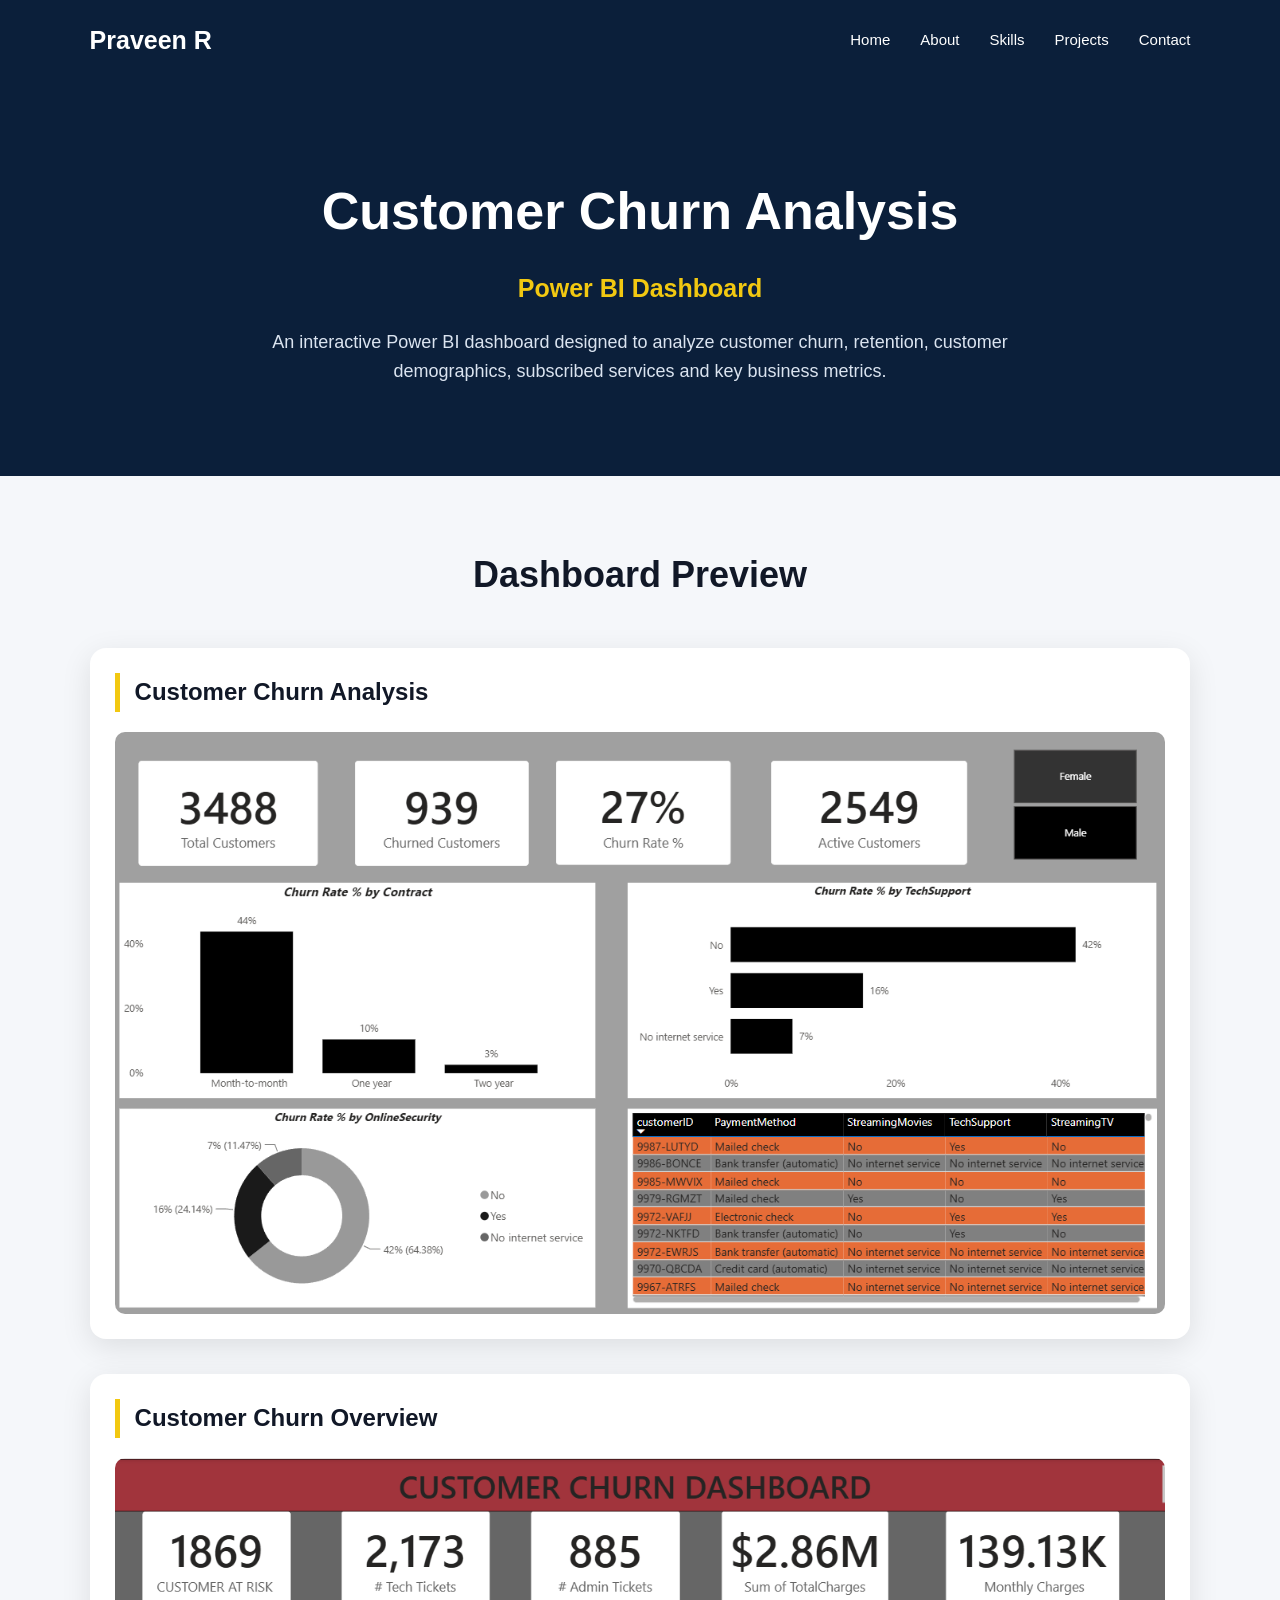
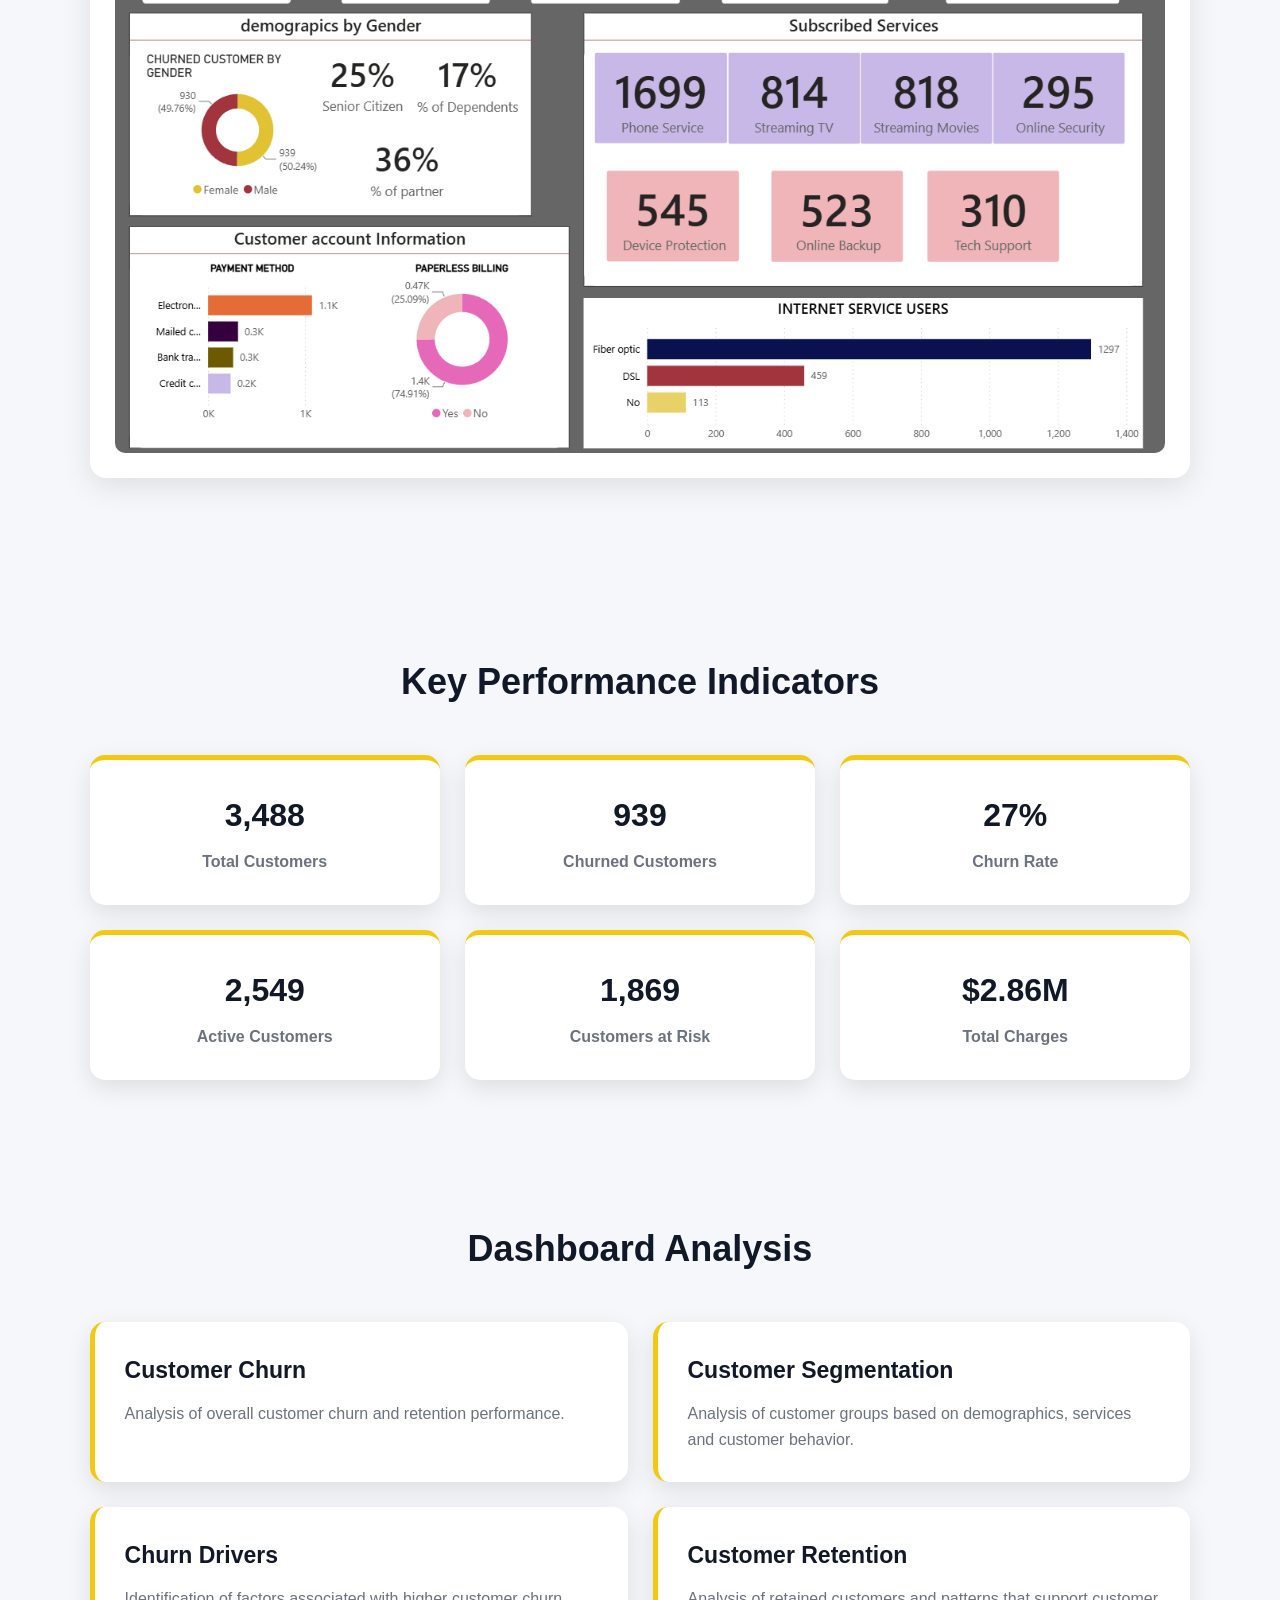
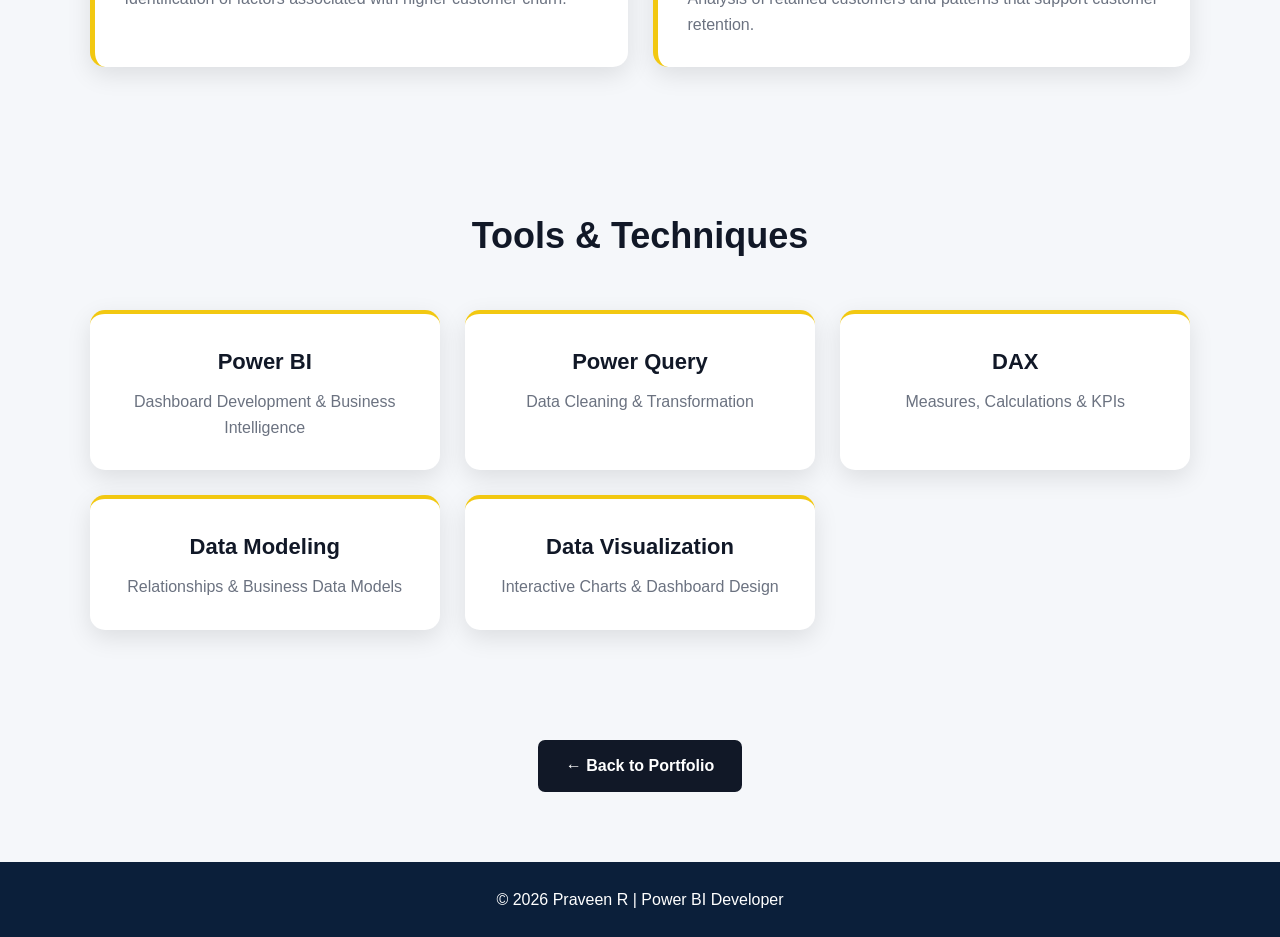
<file: customer-churn.html>
<!DOCTYPE html>
<html lang="en">

<head>

<meta charset="UTF-8">

<meta name="viewport" content="width=device-width, initial-scale=1.0">

<title>Customer Churn Analysis | Praveen R</title>

<style>

/* ===== GLOBAL ===== */

* {
    margin: 0;
    padding: 0;
    box-sizing: border-box;
}

body {
    font-family: Arial, Helvetica, sans-serif;
    background: #f5f7fa;
    color: #111827;
    line-height: 1.6;
}


/* ===== HEADER ===== */

header {
    background: #0b1f3a;
    color: white;
    padding: 20px 7%;
    display: flex;
    align-items: center;
    justify-content: space-between;
}

.logo {
    font-size: 25px;
    font-weight: bold;
}

nav {
    display: flex;
    gap: 30px;
}

nav a {
    color: white;
    text-decoration: none;
    font-size: 15px;
    font-weight: 500;
}

nav a:hover {
    color: #f2c811;
}


/* ===== HERO ===== */

.project-hero {
    background: #0b1f3a;
    color: white;
    padding: 90px 7%;
}

.project-hero-content {
    max-width: 1100px;
    margin: auto;
    text-align: center;
}

.project-hero h1 {
    font-size: 52px;
    margin-bottom: 15px;
}

.project-hero h2 {
    color: #f2c811;
    font-size: 25px;
    margin-bottom: 20px;
}

.project-hero p {
    max-width: 800px;
    margin: auto;
    font-size: 18px;
    color: #dbe4f0;
}


/* ===== SECTIONS ===== */

section {
    padding: 70px 7%;
}

.section-title {
    text-align: center;
    font-size: 36px;
    margin-bottom: 45px;
    color: #111827;
}


/* ===== DASHBOARD GALLERY ===== */

.dashboard-gallery {
    max-width: 1150px;
    margin: auto;
}

.dashboard-item {
    background: white;
    padding: 25px;
    margin-bottom: 35px;
    border-radius: 16px;
    box-shadow: 0 8px 30px rgba(0,0,0,0.10);
}

.dashboard-item h3 {
    font-size: 24px;
    margin-bottom: 20px;
    padding-left: 15px;
    border-left: 5px solid #f2c811;
    color: #111827;
}

.dashboard-item img {
    width: 100%;
    height: auto;
    display: block;
    border-radius: 10px;
}


/* ===== KPI CARDS ===== */

.kpi-grid {
    max-width: 1150px;
    margin: auto;
    display: grid;
    grid-template-columns: repeat(3, 1fr);
    gap: 25px;
}

.kpi-card {
    background: white;
    padding: 30px 20px;
    text-align: center;
    border-radius: 15px;
    border-top: 5px solid #f2c811;
    box-shadow: 0 8px 25px rgba(0,0,0,0.10);
}

.kpi-card h3 {
    font-size: 32px;
    color: #111827;
    margin-bottom: 8px;
}

.kpi-card p {
    color: #6b7280;
    font-size: 16px;
    font-weight: bold;
}


/* ===== ANALYSIS CARDS ===== */

.analysis-grid {
    max-width: 1150px;
    margin: auto;
    display: grid;
    grid-template-columns: repeat(2, 1fr);
    gap: 25px;
}

.analysis-card {
    background: white;
    padding: 30px;
    border-radius: 15px;
    border-left: 5px solid #f2c811;
    box-shadow: 0 8px 25px rgba(0,0,0,0.10);
}

.analysis-card h3 {
    font-size: 23px;
    margin-bottom: 12px;
}

.analysis-card p {
    color: #6b7280;
}


/* ===== TOOLS ===== */

.tools-grid {
    max-width: 1150px;
    margin: auto;
    display: grid;
    grid-template-columns: repeat(3, 1fr);
    gap: 25px;
}

.tool-card {
    background: white;
    padding: 30px;
    text-align: center;
    border-radius: 15px;
    border-top: 4px solid #f2c811;
    box-shadow: 0 8px 25px rgba(0,0,0,0.10);
}

.tool-card h3 {
    margin-bottom: 10px;
    font-size: 22px;
}

.tool-card p {
    color: #6b7280;
}


/* ===== BACK BUTTON ===== */

.back-container {
    width: 100%;
    display: flex;
    justify-content: center;
    align-items: center;
    padding: 40px 20px 70px;
}

.back-button {
    display: inline-block;
    padding: 13px 28px;
    background: #111827;
    color: white;
    text-decoration: none;
    border-radius: 7px;
    font-weight: bold;
}

.back-button:hover {
    background: #f2c811;
    color: #111827;
}


/* ===== FOOTER ===== */

footer {
    background: #0b1f3a;
    color: white;
    text-align: center;
    padding: 25px;
}


/* ===== MOBILE ===== */

@media (max-width: 768px) {

    header {
        flex-direction: column;
        gap: 15px;
    }

    nav {
        flex-wrap: wrap;
        justify-content: center;
        gap: 15px;
    }

    .project-hero h1 {
        font-size: 38px;
    }

    .project-hero h2 {
        font-size: 21px;
    }

    .kpi-grid {
        grid-template-columns: 1fr;
    }

    .analysis-grid {
        grid-template-columns: 1fr;
    }

    .tools-grid {
        grid-template-columns: 1fr;
    }

}

</style>

</head>


<body>


<!-- HEADER -->

<header>

    <div class="logo">
        Praveen R
    </div>

    <nav>

        <a href="index.html">Home</a>

        <a href="index.html#about">About</a>

        <a href="index.html#skills">Skills</a>

        <a href="index.html#projects">Projects</a>

        <a href="index.html#contact">Contact</a>

    </nav>

</header>



<!-- HERO -->

<div class="project-hero">

    <div class="project-hero-content">

        <h1>
            Customer Churn Analysis
        </h1>

        <h2>
            Power BI Dashboard
        </h2>

        <p>
            An interactive Power BI dashboard designed to analyze
            customer churn, retention, customer demographics,
            subscribed services and key business metrics.
        </p>

    </div>

</div>



<!-- DASHBOARD PREVIEW -->

<section>

    <h2 class="section-title">
        Dashboard Preview
    </h2>

    <div class="dashboard-gallery">


        <div class="dashboard-item">

            <h3>
                Customer Churn Analysis
            </h3>

            <img
                src="assets/Customer-Churn-Analysis.png"
                alt="Customer Churn Analysis Dashboard">

        </div>


        <div class="dashboard-item">

            <h3>
                Customer Churn Overview
            </h3>

            <img
                src="assets/Customer-Churn-Overview.png"
                alt="Customer Churn Overview Dashboard">

        </div>


    </div>

</section>



<!-- KPI -->

<section>

    <h2 class="section-title">
        Key Performance Indicators
    </h2>

    <div class="kpi-grid">


        <div class="kpi-card">
            <h3>3,488</h3>
            <p>Total Customers</p>
        </div>


        <div class="kpi-card">
            <h3>939</h3>
            <p>Churned Customers</p>
        </div>


        <div class="kpi-card">
            <h3>27%</h3>
            <p>Churn Rate</p>
        </div>


        <div class="kpi-card">
            <h3>2,549</h3>
            <p>Active Customers</p>
        </div>


        <div class="kpi-card">
            <h3>1,869</h3>
            <p>Customers at Risk</p>
        </div>


        <div class="kpi-card">
            <h3>$2.86M</h3>
            <p>Total Charges</p>
        </div>


    </div>

</section>



<!-- DASHBOARD ANALYSIS -->

<section>

    <h2 class="section-title">
        Dashboard Analysis
    </h2>


    <div class="analysis-grid">


        <div class="analysis-card">

            <h3>
                Customer Churn
            </h3>

            <p>
                Analysis of overall customer churn and retention
                performance.
            </p>

        </div>


        <div class="analysis-card">

            <h3>
                Customer Segmentation
            </h3>

            <p>
                Analysis of customer groups based on demographics,
                services and customer behavior.
            </p>

        </div>


        <div class="analysis-card">

            <h3>
                Churn Drivers
            </h3>

            <p>
                Identification of factors associated with higher
                customer churn.
            </p>

        </div>


        <div class="analysis-card">

            <h3>
                Customer Retention
            </h3>

            <p>
                Analysis of retained customers and patterns that
                support customer retention.
            </p>

        </div>


    </div>

</section>



<!-- TOOLS -->

<section>

    <h2 class="section-title">
        Tools & Techniques
    </h2>


    <div class="tools-grid">


        <div class="tool-card">

            <h3>
                Power BI
            </h3>

            <p>
                Dashboard Development & Business Intelligence
            </p>

        </div>


        <div class="tool-card">

            <h3>
                Power Query
            </h3>

            <p>
                Data Cleaning & Transformation
            </p>

        </div>


        <div class="tool-card">

            <h3>
                DAX
            </h3>

            <p>
                Measures, Calculations & KPIs
            </p>

        </div>


        <div class="tool-card">

            <h3>
                Data Modeling
            </h3>

            <p>
                Relationships & Business Data Models
            </p>

        </div>


        <div class="tool-card">

            <h3>
                Data Visualization
            </h3>

            <p>
                Interactive Charts & Dashboard Design
            </p>

        </div>


    </div>

</section>



<!-- BACK -->

<div class="back-container">

    <a
        href="index.html"
        class="back-button">

        ← Back to Portfolio

    </a>

</div>



<!-- FOOTER -->

<footer>

    © 2026 Praveen R | Power BI Developer

</footer>


</body>

</html>
</file>
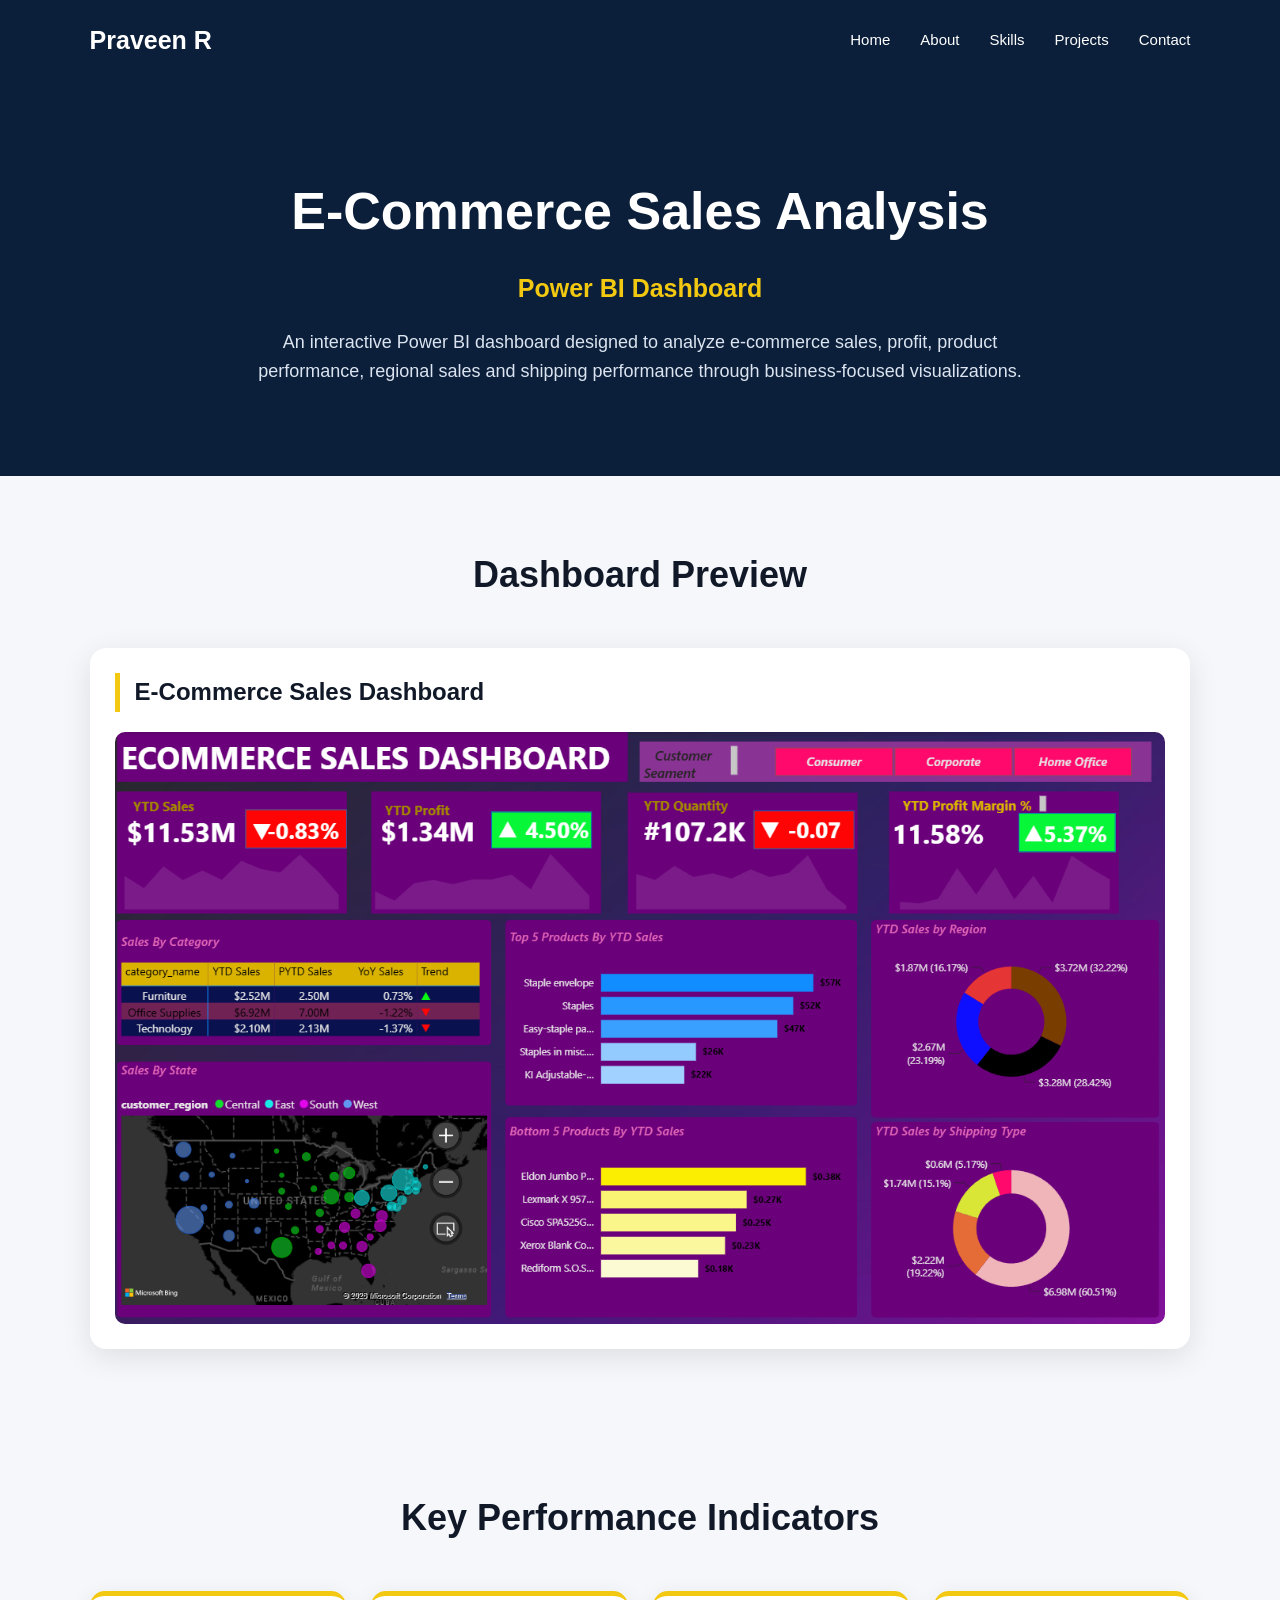
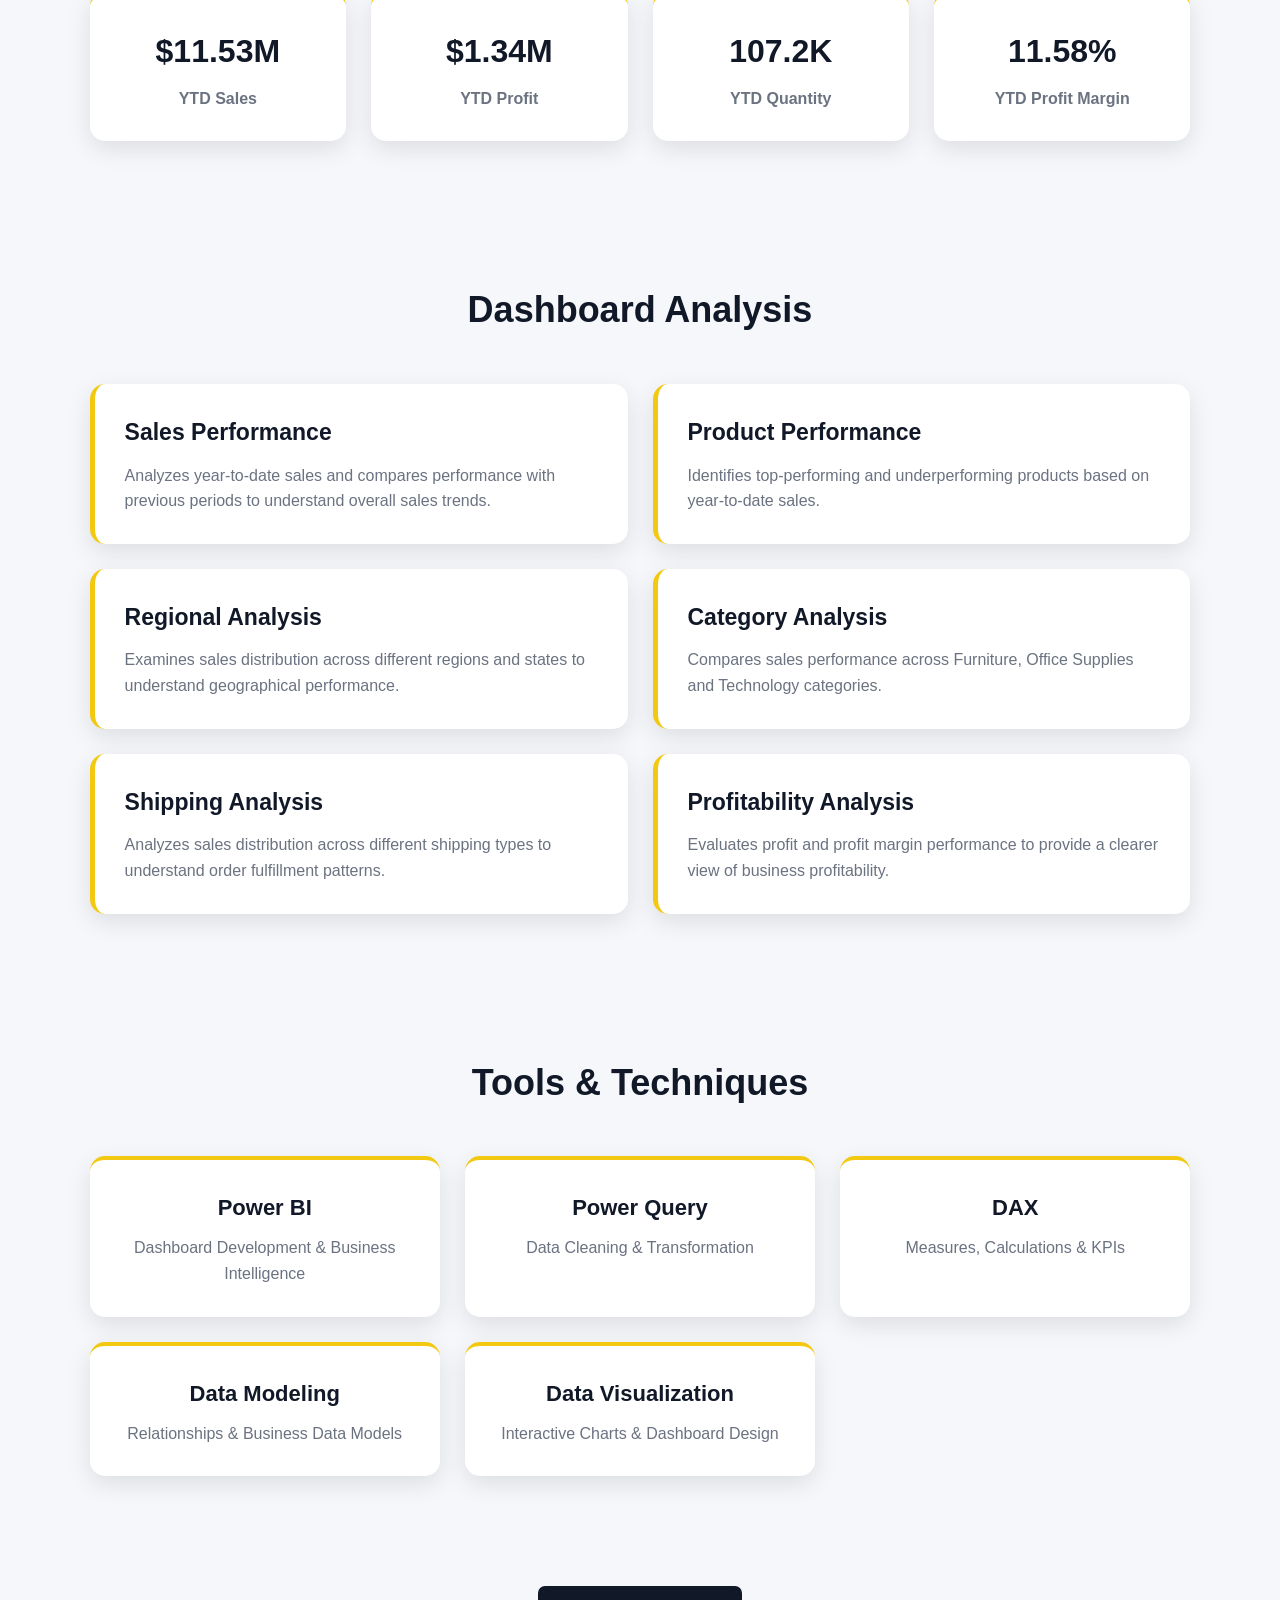
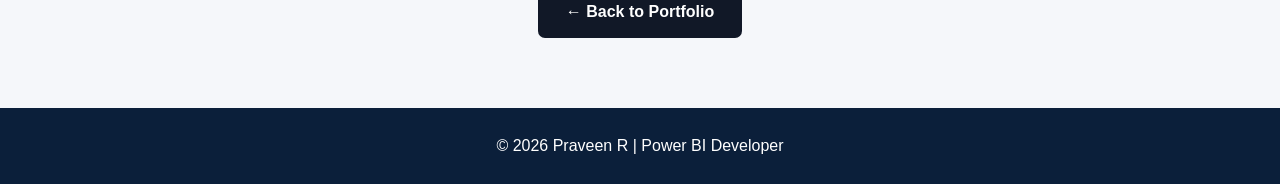
<file: ecommerce-sales.html>
<!DOCTYPE html>
<html lang="en">

<head>

    <meta charset="UTF-8">

    <meta name="viewport"
          content="width=device-width, initial-scale=1.0">

    <title>E-Commerce Sales Analysis | Praveen R</title>

    <style>

        * {
            margin: 0;
            padding: 0;
            box-sizing: border-box;
        }

        body {
            font-family: Arial, Helvetica, sans-serif;
            background: #f5f7fa;
            color: #111827;
            line-height: 1.6;
        }

        /* HEADER */

        header {
            background: #0b1f3a;
            color: white;
            padding: 20px 7%;

            display: flex;
            align-items: center;
            justify-content: space-between;
        }

        .logo {
            font-size: 25px;
            font-weight: bold;
        }

        nav {
            display: flex;
            gap: 30px;
        }

        nav a {
            color: white;
            text-decoration: none;
            font-size: 15px;
            font-weight: 500;
        }

        nav a:hover {
            color: #f2c811;
        }

        /* HERO */

        .project-hero {
            background: #0b1f3a;
            color: white;
            padding: 90px 7%;
        }

        .project-hero-content {
            max-width: 1100px;
            margin: auto;
            text-align: center;
        }

        .project-hero h1 {
            font-size: 52px;
            margin-bottom: 15px;
        }

        .project-hero h2 {
            color: #f2c811;
            font-size: 25px;
            margin-bottom: 20px;
        }

        .project-hero p {
            max-width: 800px;
            margin: auto;
            font-size: 18px;
            color: #dbe4f0;
        }

        /* SECTIONS */

        section {
            padding: 70px 7%;
        }

        .section-title {
            text-align: center;
            font-size: 36px;
            margin-bottom: 45px;
            color: #111827;
        }

        /* DASHBOARD */

        .dashboard-gallery {
            max-width: 1200px;
            margin: auto;
        }

        .dashboard-item {
            background: white;
            padding: 25px;
            border-radius: 16px;

            box-shadow:
                0 8px 30px rgba(0, 0, 0, 0.10);
        }

        .dashboard-item h3 {
            font-size: 24px;
            margin-bottom: 20px;

            padding-left: 15px;

            border-left: 5px solid #f2c811;

            color: #111827;
        }

        .dashboard-item img {
            width: 100%;
            height: auto;
            display: block;
            border-radius: 10px;
        }

        /* KPI */

        .kpi-grid {
            max-width: 1150px;
            margin: auto;

            display: grid;
            grid-template-columns:
                repeat(4, 1fr);

            gap: 25px;
        }

        .kpi-card {
            background: white;
            padding: 30px 20px;

            text-align: center;

            border-radius: 15px;

            border-top: 5px solid #f2c811;

            box-shadow:
                0 8px 25px rgba(0, 0, 0, 0.10);
        }

        .kpi-card h3 {
            font-size: 32px;
            color: #111827;
            margin-bottom: 8px;
        }

        .kpi-card p {
            color: #6b7280;
            font-size: 16px;
            font-weight: bold;
        }

        /* ANALYSIS */

        .analysis-grid {
            max-width: 1150px;
            margin: auto;

            display: grid;
            grid-template-columns:
                repeat(2, 1fr);

            gap: 25px;
        }

        .analysis-card {
            background: white;
            padding: 30px;

            border-radius: 15px;

            border-left: 5px solid #f2c811;

            box-shadow:
                0 8px 25px rgba(0, 0, 0, 0.10);
        }

        .analysis-card h3 {
            font-size: 23px;
            margin-bottom: 12px;
        }

        .analysis-card p {
            color: #6b7280;
        }

        /* TOOLS */

        .tools-grid {
            max-width: 1150px;
            margin: auto;

            display: grid;
            grid-template-columns:
                repeat(3, 1fr);

            gap: 25px;
        }

        .tool-card {
            background: white;
            padding: 30px;

            text-align: center;

            border-radius: 15px;

            border-top: 4px solid #f2c811;

            box-shadow:
                0 8px 25px rgba(0, 0, 0, 0.10);
        }

        .tool-card h3 {
            margin-bottom: 10px;
            font-size: 22px;
        }

        .tool-card p {
            color: #6b7280;
        }

        /* BACK BUTTON */

        .back-container {
            width: 100%;

            display: flex;
            justify-content: center;
            align-items: center;

            padding: 40px 20px 70px;
        }

        .back-button {
            display: inline-block;

            padding: 13px 28px;

            background: #111827;
            color: white;

            text-decoration: none;

            border-radius: 7px;

            font-weight: bold;
        }

        .back-button:hover {
            background: #f2c811;
            color: #111827;
        }

        /* FOOTER */

        footer {
            background: #0b1f3a;
            color: white;

            text-align: center;

            padding: 25px;
        }

        /* MOBILE */

        @media (max-width: 768px) {

            header {
                flex-direction: column;
                gap: 15px;
            }

            nav {
                flex-wrap: wrap;
                justify-content: center;
                gap: 15px;
            }

            .project-hero h1 {
                font-size: 38px;
            }

            .project-hero h2 {
                font-size: 21px;
            }

            .kpi-grid {
                grid-template-columns: 1fr;
            }

            .analysis-grid {
                grid-template-columns: 1fr;
            }

            .tools-grid {
                grid-template-columns: 1fr;
            }

        }

    </style>

</head>


<body>


    <!-- HEADER -->

    <header>

        <div class="logo">
            Praveen R
        </div>

        <nav>

            <a href="index.html">
                Home
            </a>

            <a href="index.html#about">
                About
            </a>

            <a href="index.html#skills">
                Skills
            </a>

            <a href="index.html#projects">
                Projects
            </a>

            <a href="index.html#contact">
                Contact
            </a>

        </nav>

    </header>


    <!-- HERO -->

    <section class="project-hero">

        <div class="project-hero-content">

            <h1>
                E-Commerce Sales Analysis
            </h1>

            <h2>
                Power BI Dashboard
            </h2>

            <p>
                An interactive Power BI dashboard designed to
                analyze e-commerce sales, profit, product
                performance, regional sales and shipping
                performance through business-focused
                visualizations.
            </p>

        </div>

    </section>


    <!-- DASHBOARD PREVIEW -->

    <section>

        <h2 class="section-title">
            Dashboard Preview
        </h2>

        <div class="dashboard-gallery">

            <div class="dashboard-item">

                <h3>
                    E-Commerce Sales Dashboard
                </h3>

                <img
                    src="assets/Ecommerce_Sales_Dashboard.png"
                    alt="E-Commerce Sales Power BI Dashboard">

            </div>

        </div>

    </section>


    <!-- KPI SECTION -->

    <section>

        <h2 class="section-title">
            Key Performance Indicators
        </h2>

        <div class="kpi-grid">


            <div class="kpi-card">

                <h3>
                    $11.53M
                </h3>

                <p>
                    YTD Sales
                </p>

            </div>


            <div class="kpi-card">

                <h3>
                    $1.34M
                </h3>

                <p>
                    YTD Profit
                </p>

            </div>


            <div class="kpi-card">

                <h3>
                    107.2K
                </h3>

                <p>
                    YTD Quantity
                </p>

            </div>


            <div class="kpi-card">

                <h3>
                    11.58%
                </h3>

                <p>
                    YTD Profit Margin
                </p>

            </div>


        </div>

    </section>


    <!-- DASHBOARD ANALYSIS -->

    <section>

        <h2 class="section-title">
            Dashboard Analysis
        </h2>

        <div class="analysis-grid">


            <div class="analysis-card">

                <h3>
                    Sales Performance
                </h3>

                <p>
                    Analyzes year-to-date sales and compares
                    performance with previous periods to
                    understand overall sales trends.
                </p>

            </div>


            <div class="analysis-card">

                <h3>
                    Product Performance
                </h3>

                <p>
                    Identifies top-performing and
                    underperforming products based on
                    year-to-date sales.
                </p>

            </div>


            <div class="analysis-card">

                <h3>
                    Regional Analysis
                </h3>

                <p>
                    Examines sales distribution across
                    different regions and states to
                    understand geographical performance.
                </p>

            </div>


            <div class="analysis-card">

                <h3>
                    Category Analysis
                </h3>

                <p>
                    Compares sales performance across
                    Furniture, Office Supplies and
                    Technology categories.
                </p>

            </div>


            <div class="analysis-card">

                <h3>
                    Shipping Analysis
                </h3>

                <p>
                    Analyzes sales distribution across
                    different shipping types to understand
                    order fulfillment patterns.
                </p>

            </div>


            <div class="analysis-card">

                <h3>
                    Profitability Analysis
                </h3>

                <p>
                    Evaluates profit and profit margin
                    performance to provide a clearer view
                    of business profitability.
                </p>

            </div>


        </div>

    </section>


    <!-- TOOLS -->

    <section>

        <h2 class="section-title">
            Tools & Techniques
        </h2>

        <div class="tools-grid">


            <div class="tool-card">

                <h3>
                    Power BI
                </h3>

                <p>
                    Dashboard Development & Business Intelligence
                </p>

            </div>


            <div class="tool-card">

                <h3>
                    Power Query
                </h3>

                <p>
                    Data Cleaning & Transformation
                </p>

            </div>


            <div class="tool-card">

                <h3>
                    DAX
                </h3>

                <p>
                    Measures, Calculations & KPIs
                </p>

            </div>


            <div class="tool-card">

                <h3>
                    Data Modeling
                </h3>

                <p>
                    Relationships & Business Data Models
                </p>

            </div>


            <div class="tool-card">

                <h3>
                    Data Visualization
                </h3>

                <p>
                    Interactive Charts & Dashboard Design
                </p>

            </div>


        </div>

    </section>


    <!-- BACK -->

    <div class="back-container">

        <a
            href="index.html"
            class="back-button">

            ← Back to Portfolio

        </a>

    </div>


    <!-- FOOTER -->

    <footer>

        © 2026 Praveen R | Power BI Developer

    </footer>


</body>

</html>
</file>
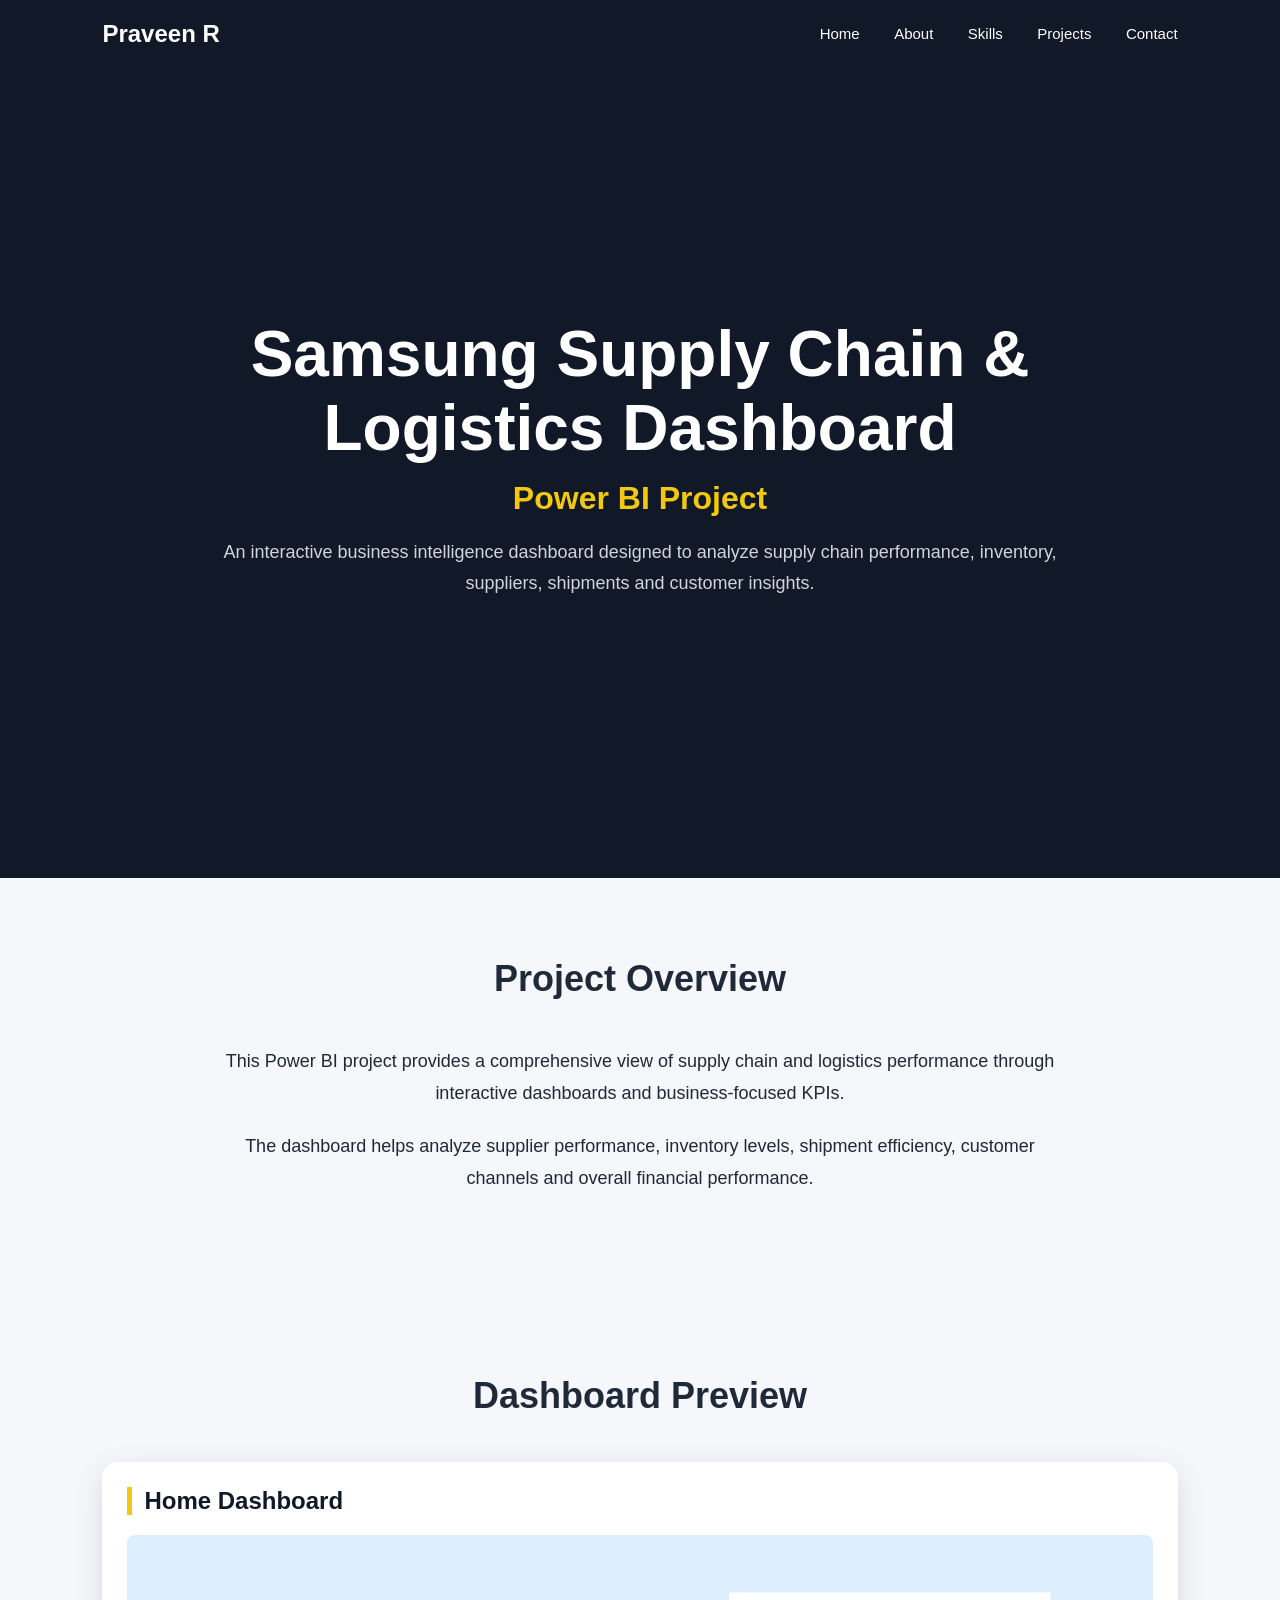
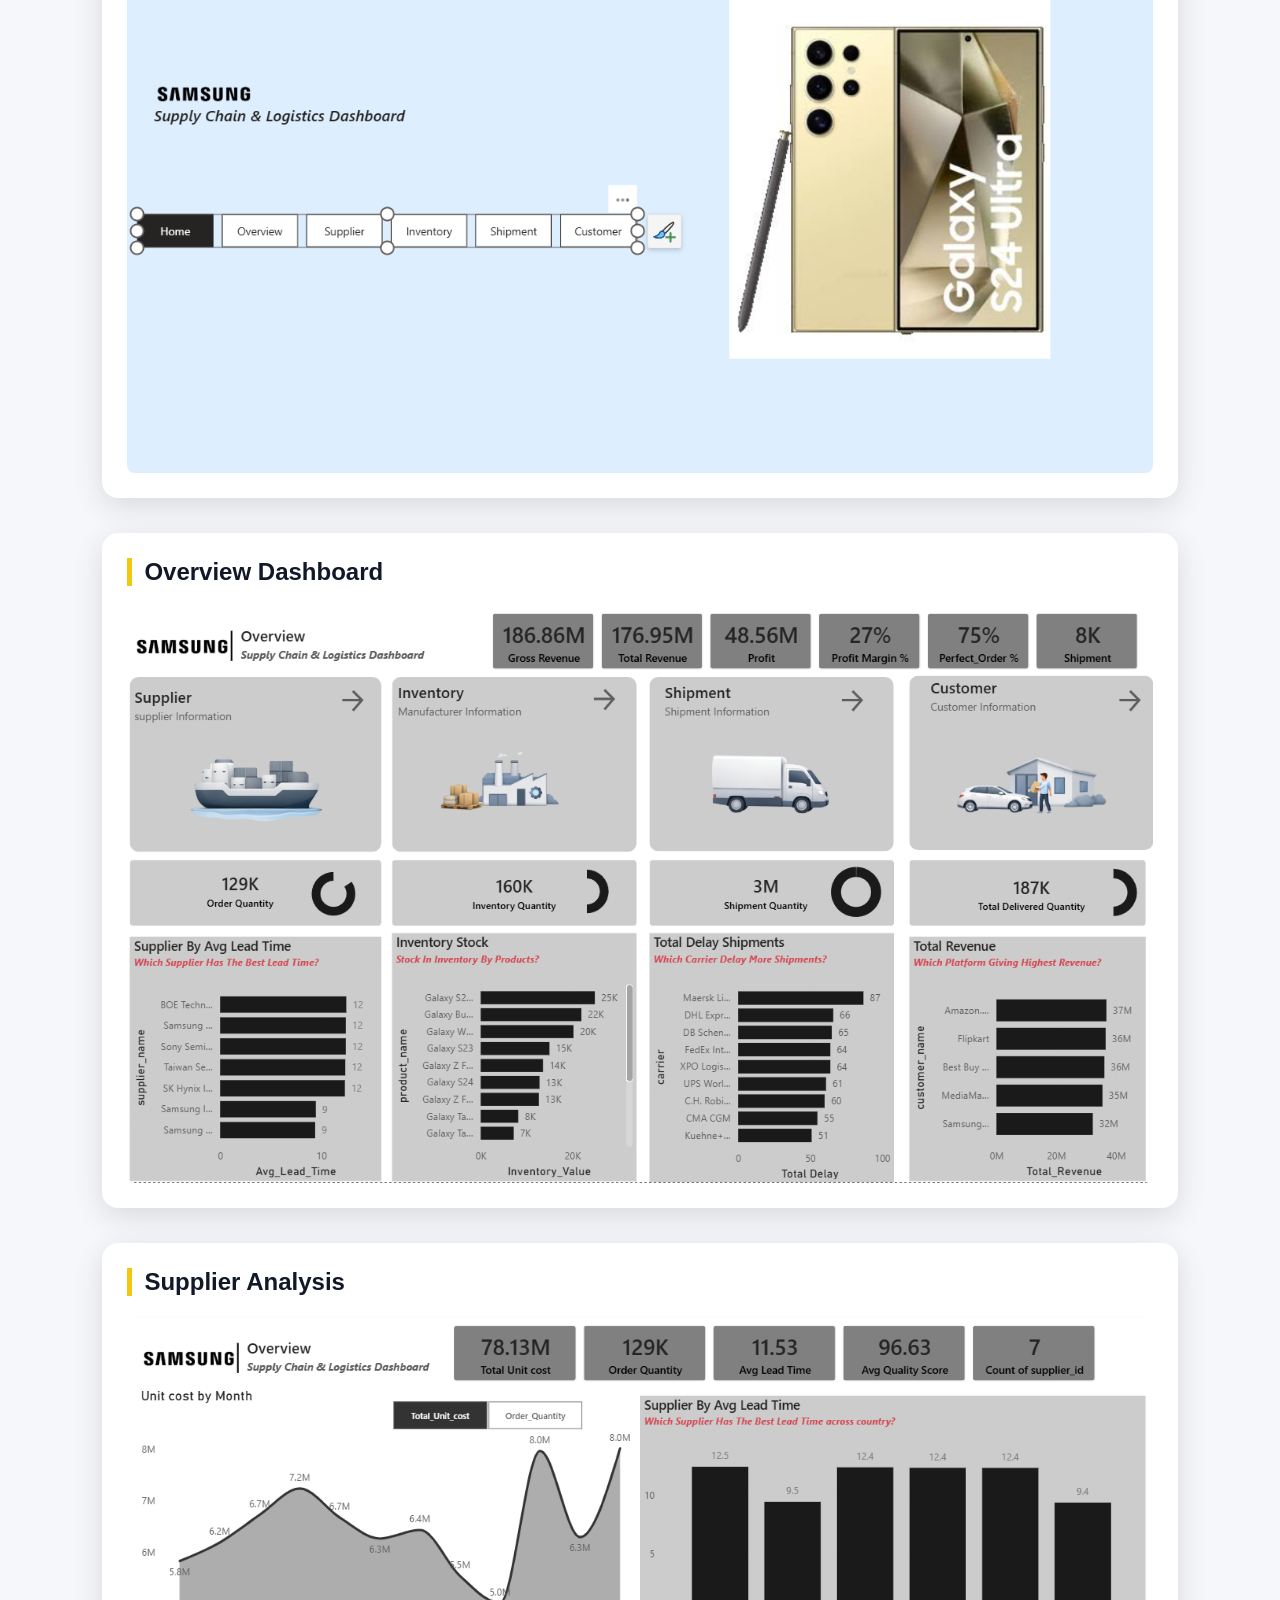
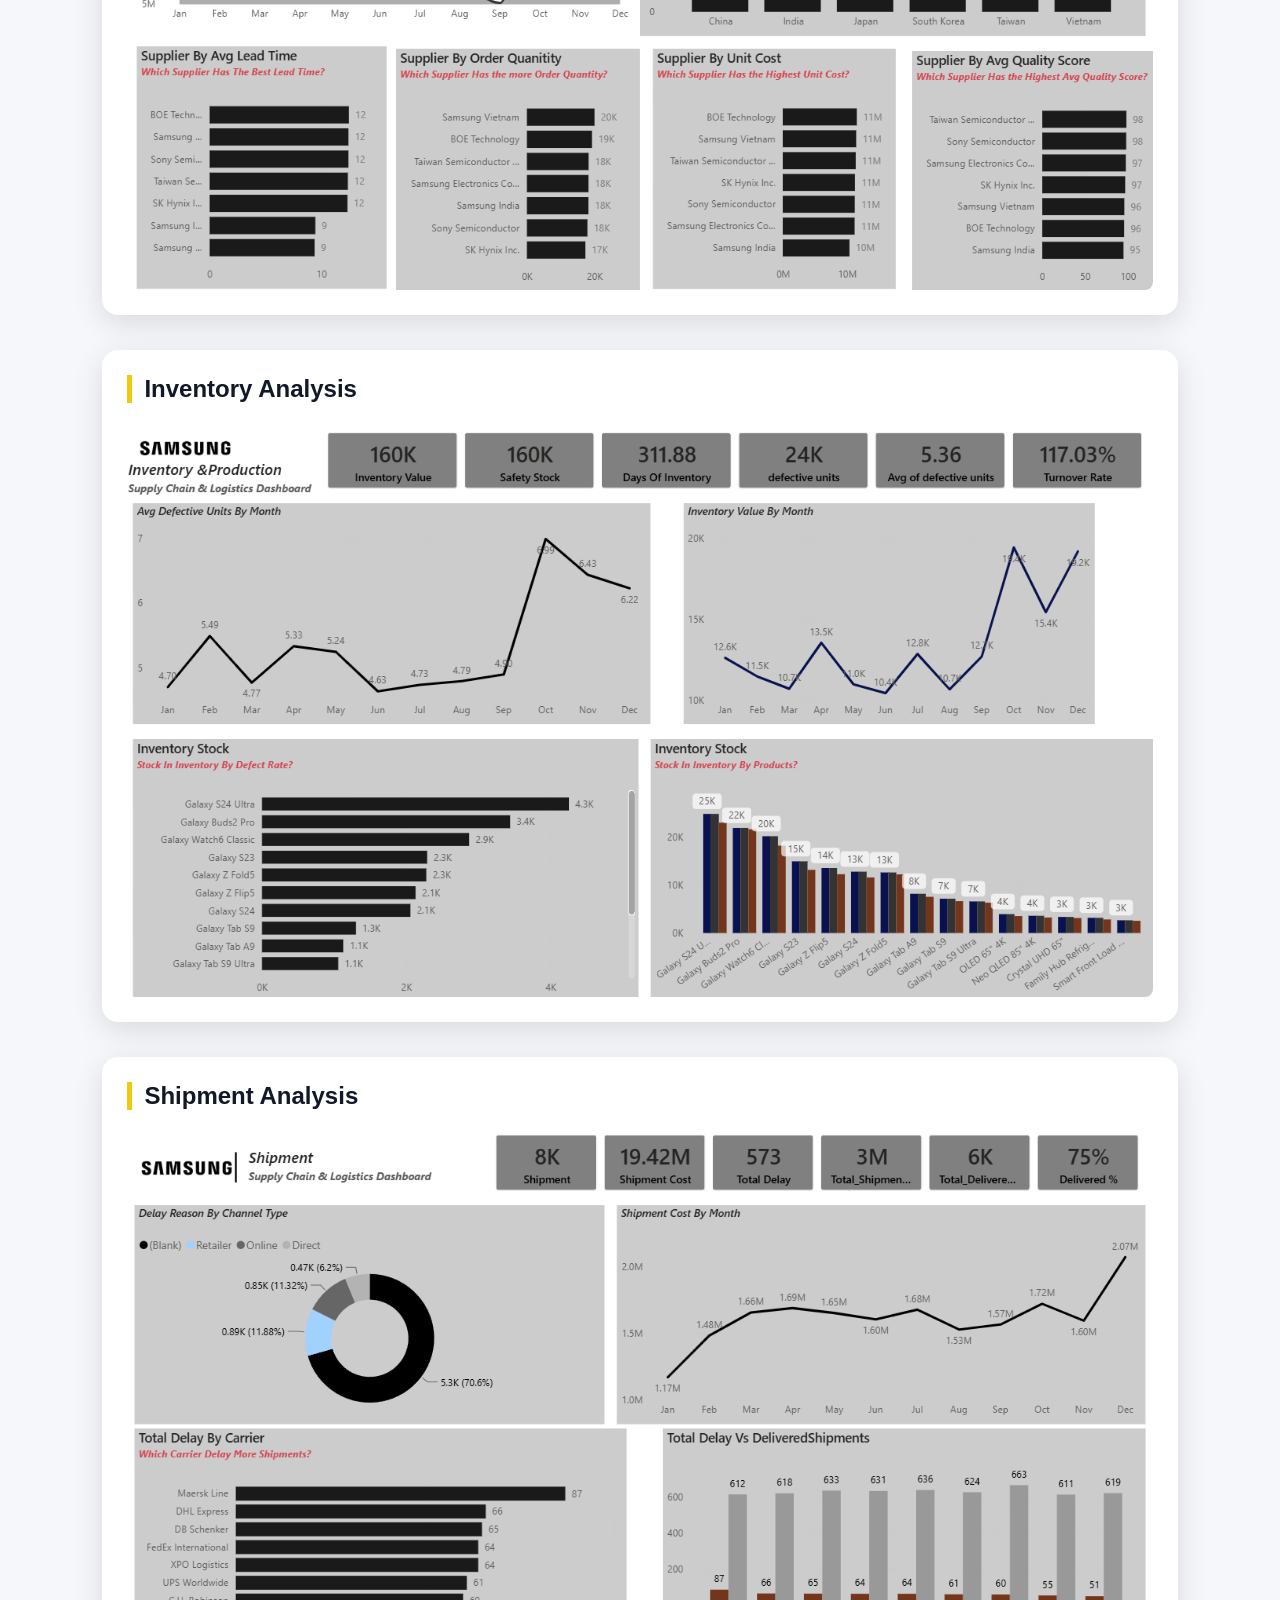
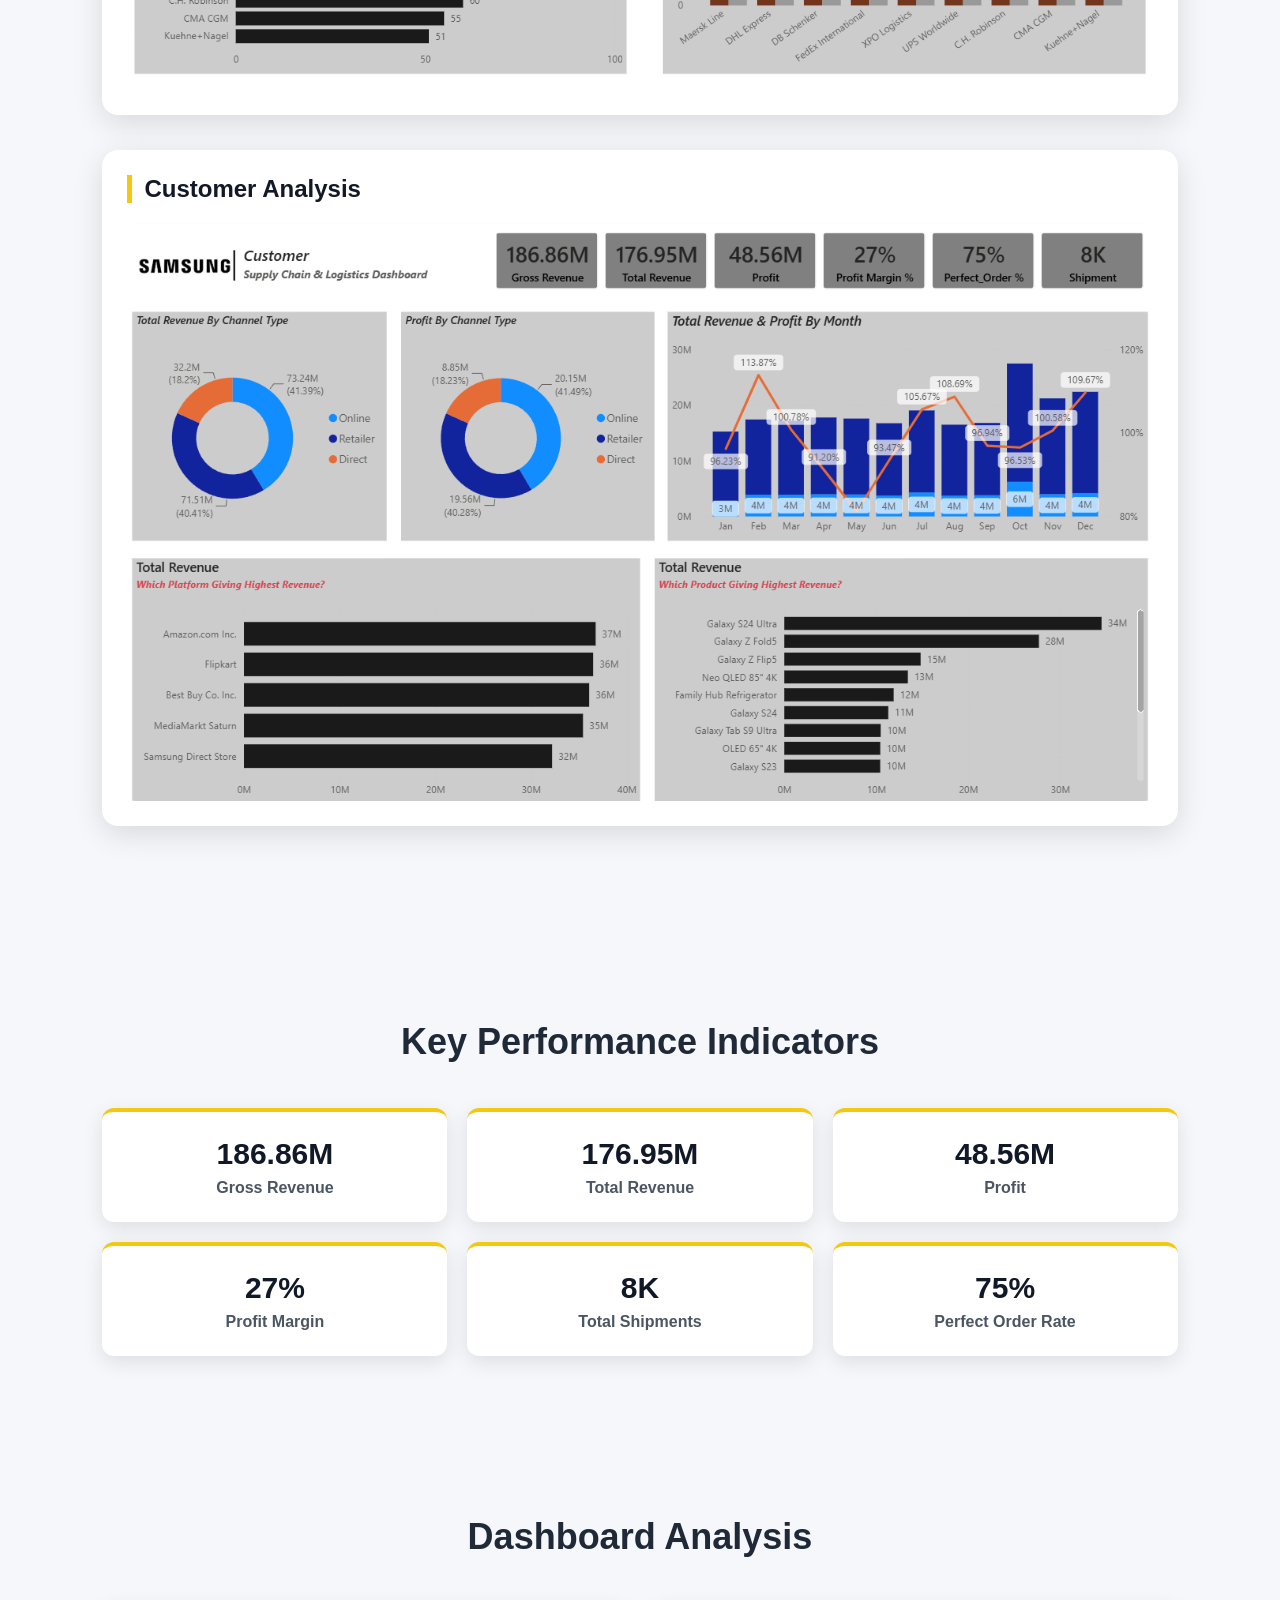
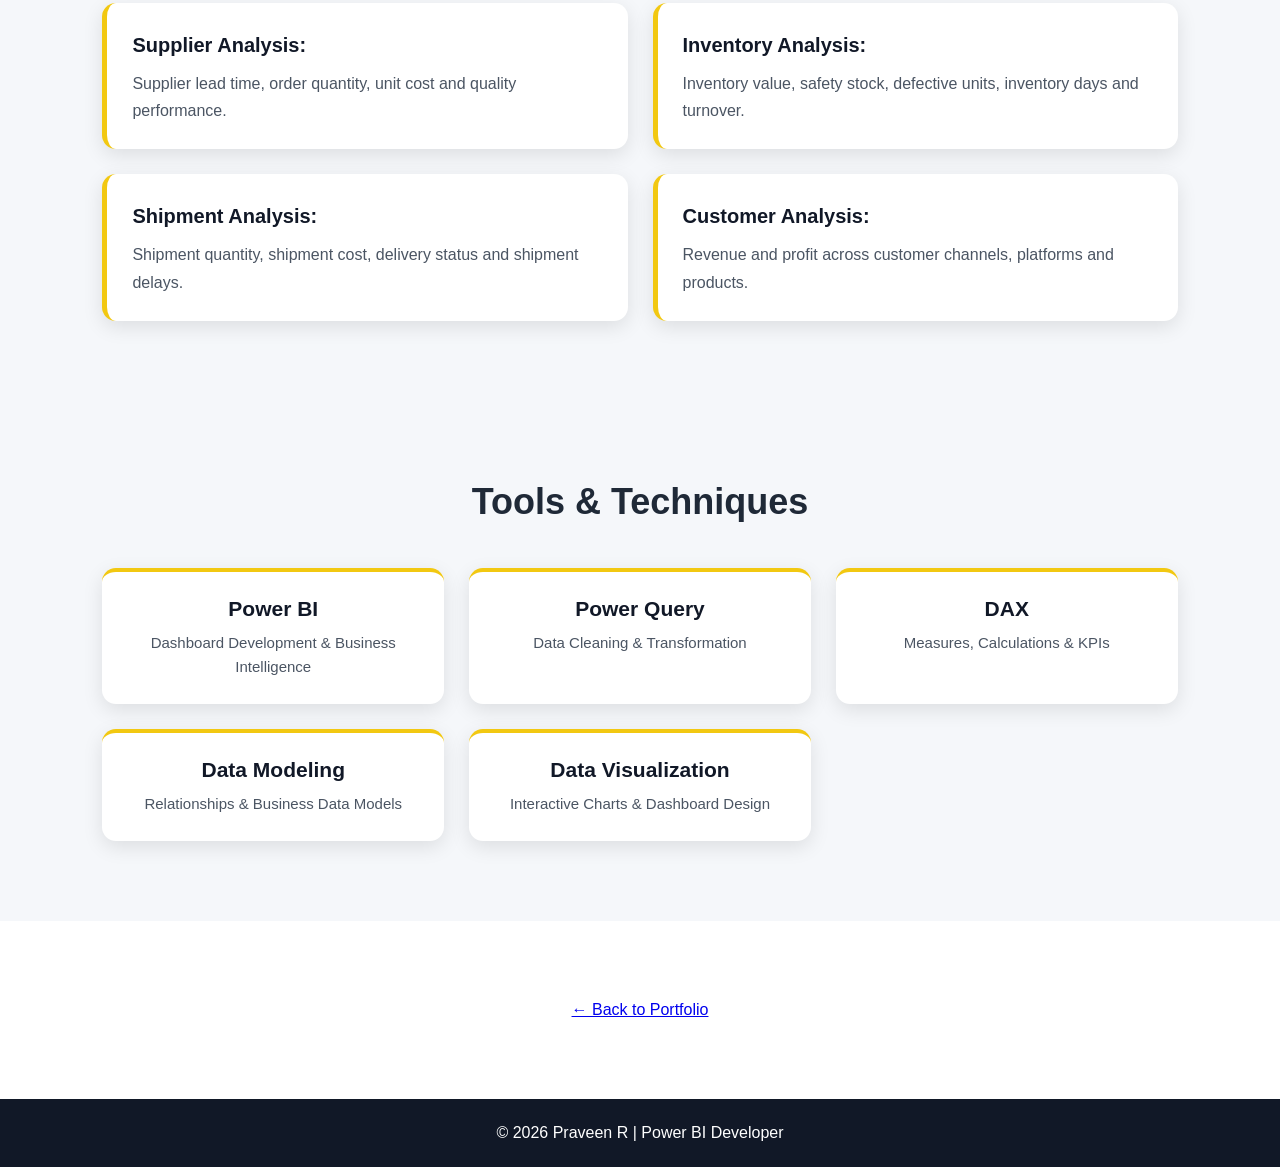
<file: samsung-supply-chain.html>
<!DOCTYPE html>
<html lang="en">

<head>

    <meta charset="UTF-8">

    <meta name="viewport" content="width=device-width, initial-scale=1.0">

    <title>Samsung Supply Chain & Logistics Dashboard | Praveen R</title>

    <link rel="stylesheet" href="style.css">

</head>

<body>

    <!-- Header -->

    <header>

        <div class="logo">
            Praveen R
        </div>

        <nav>
            <a href="index.html">Home</a>
            <a href="index.html#about">About</a>
            <a href="index.html#skills">Skills</a>
            <a href="index.html#projects">Projects</a>
            <a href="index.html#contact">Contact</a>
        </nav>

    </header>


    <!-- Project Hero -->

    <section class="hero">

        <div class="hero-content">

            <h1>Samsung Supply Chain & Logistics Dashboard</h1>

            <h2>Power BI Project</h2>

            <p>
                An interactive business intelligence dashboard
                designed to analyze supply chain performance,
                inventory, suppliers, shipments and customer insights.
            </p>

        </div>

    </section>


    <!-- Project Overview -->

    <section>

        <h2 class="section-title">
            Project Overview
        </h2>

        <div class="about-content">

            <p>
                This Power BI project provides a comprehensive view
                of supply chain and logistics performance through
                interactive dashboards and business-focused KPIs.
            </p>

            <p>
                The dashboard helps analyze supplier performance,
                inventory levels, shipment efficiency, customer
                channels and overall financial performance.
            </p>

        </div>

    </section>


    <!-- Dashboard Image -->

    <section class="projects">

        <h2 class="section-title">
            Dashboard Preview
        </h2>

        <div class="dashboard-gallery">

    <div class="dashboard-item">
        <h3>Home Dashboard</h3>
        <img src="assets/samsung-home.png"
             alt="Samsung Supply Chain Home Dashboard">
    </div>

    <div class="dashboard-item">
        <h3>Overview Dashboard</h3>
        <img src="assets/samsung-overview.png"
             alt="Samsung Supply Chain Overview Dashboard">
    </div>

    <div class="dashboard-item">
        <h3>Supplier Analysis</h3>
        <img src="assets/samsung-supplier.png"
             alt="Samsung Supply Chain Supplier Dashboard">
    </div>

    <div class="dashboard-item">
        <h3>Inventory Analysis</h3>
        <img src="assets/samsung-inventory.png"
             alt="Samsung Supply Chain Inventory Dashboard">
    </div>

    <div class="dashboard-item">
        <h3>Shipment Analysis</h3>
        <img src="assets/samsung-shipment.png"
             alt="Samsung Supply Chain Shipment Dashboard">
    </div>

    <div class="dashboard-item">
        <h3>Customer Analysis</h3>
        <img src="assets/samsung-customer.png"
             alt="Samsung Supply Chain Customer Dashboard">
    </div>

</div>

    </section>


    <!-- Key KPIs -->

    <section>

        <h2 class="section-title">
            Key Performance Indicators
        </h2>

        <div class="kpi-grid">

    <div class="kpi-card">
        <h3>186.86M</h3>
        <p>Gross Revenue</p>
    </div>

    <div class="kpi-card">
        <h3>176.95M</h3>
        <p>Total Revenue</p>
    </div>

    <div class="kpi-card">
        <h3>48.56M</h3>
        <p>Profit</p>
    </div>

    <div class="kpi-card">
        <h3>27%</h3>
        <p>Profit Margin</p>
    </div>

    <div class="kpi-card">
        <h3>8K</h3>
        <p>Total Shipments</p>
    </div>

    <div class="kpi-card">
        <h3>75%</h3>
        <p>Perfect Order Rate</p>
    </div>

</div>

    </section>


    <!-- Dashboard Areas -->

    <section class="projects">

        <h2 class="section-title">
            Dashboard Analysis
        </h2>

       <div class="dashboard-analysis" style="max-width:1200px; margin:0 auto; display:grid; grid-template-columns:repeat(2,1fr); gap:25px;">
            <p style="background:white; padding:25px; margin:0; border-radius:14px; box-shadow:0 6px 20px rgba(0,0,0,0.10); border-left:5px solid #f2c811; font-size:16px; line-height:1.7; color:#4b5563;">
                <strong>Supplier Analysis:</strong>
                Supplier lead time, order quantity, unit cost
                and quality performance.
            </p>

            <p style="background:white; padding:25px; margin:0; border-radius:14px; box-shadow:0 6px 20px rgba(0,0,0,0.10); border-left:5px solid #f2c811; font-size:16px; line-height:1.7; color:#4b5563;">
                <strong>Inventory Analysis:</strong>
                Inventory value, safety stock, defective units,
                inventory days and turnover.
            </p>

            <p style="background:white; padding:25px; margin:0; border-radius:14px; box-shadow:0 6px 20px rgba(0,0,0,0.10); border-left:5px solid #f2c811; font-size:16px; line-height:1.7; color:#4b5563;">
                <strong>Shipment Analysis:</strong>
                Shipment quantity, shipment cost, delivery status
                and shipment delays.
            </p>

            <p style="background:white; padding:25px; margin:0; border-radius:14px; box-shadow:0 6px 20px rgba(0,0,0,0.10); border-left:5px solid #f2c811; font-size:16px; line-height:1.7; color:#4b5563;">
                <strong>Customer Analysis:</strong>
                Revenue and profit across customer channels,
                platforms and products.
            </p>

        </div>

    </section>


    <!-- Tools -->

    <section>

        <h2 class="section-title">
            Tools & Techniques
        </h2>

    <div class = "tools-grid">
        <div class="tool-card">
    <h3>Power BI</h3>
    <p>Dashboard Development & Business Intelligence</p>
</div>

<div class="tool-card">
    <h3>Power Query</h3>
    <p>Data Cleaning & Transformation</p>
</div>

<div class="tool-card">
    <h3>DAX</h3>
    <p>Measures, Calculations & KPIs</p>
</div>

<div class="tool-card">
    <h3>Data Modeling</h3>
    <p>Relationships & Business Data Models</p>
</div>

<div class="tool-card">
    <h3>Data Visualization</h3>
    <p>Interactive Charts & Dashboard Design</p>
</div>

        </div>

    </section>


    <!-- Back Button -->

    <section class="contact">

    <div class="back-button-container">

        <a href="index.html" class="back-button">
            ← Back to Portfolio
        </a>

    </div>

</section>


    <!-- Footer -->

    <footer>

        <p>
            © 2026 Praveen R | Power BI Developer
        </p>

    </footer>

</body>

</html>
</file>
<file: style.css>
* {
    margin: 0;
    padding: 0;
    box-sizing: border-box;
}

html {
    scroll-behavior: smooth;
}
body {
    font-family: Arial, sans-serif;
    background: #f5f7fa;
    color: #1f2937;
}

/* Navigation */

header {
    background: #111827;
    padding: 20px 8%;
    display: flex;
    justify-content: space-between;
    align-items: center;
    position: sticky;
    top: 0;
    z-index: 1000;
}

.logo {
    color: white;
    font-size: 24px;
    font-weight: bold;
}

nav a {
    color: white;
    text-decoration: none;
    margin-left: 30px;
    font-size: 15px;
}

nav a:hover {
    color: #f2c811;
}

/* Hero */

.hero {
    min-height: 90vh;
    background: #111827;
    color: white;
    display: flex;
    align-items: center;
    justify-content: center;
    text-align: center;
    padding: 60px 20px;
}

.hero-content {
    max-width: 850px;
}

.hero h1 {
    font-size: 64px;
    margin-bottom: 15px;
}

.hero h2 {
    color: #f2c811;
    font-size: 32px;
    margin-bottom: 20px;
}

.hero p {
    font-size: 18px;
    line-height: 1.7;
    color: #d1d5db;
    margin-bottom: 30px;
}

/* Buttons */

.btn {
    display: inline-block;
    padding: 14px 28px;
    background: #f2c811;
    color: #111827;
    text-decoration: none;
    border-radius: 6px;
    font-weight: bold;
    margin: 8px;
}

.btn:hover {
    transform: translateY(-2px);
}

/* Sections */

section {
    padding: 80px 8%;
}

.section-title {
    text-align: center;
    font-size: 36px;
    margin-bottom: 45px;
}

/* About */

.about-content {
    max-width: 850px;
    margin: auto;
    text-align: center;
}

.about-content p {
    font-size: 18px;
    line-height: 1.8;
    margin-bottom: 20px;
}

/* Projects */

.projects {
    background: #f5f7fa;
}

.project-placeholder {
    max-width: 700px;
    margin: auto;
    background: white;
    padding: 40px;
    text-align: center;
    border-radius: 12px;
    box-shadow: 0 5px 20px rgba(0,0,0,0.08);
}

/* Contact */

.contact {
    text-align: center;
    background: white;
}

.contact p {
    font-size: 18px;
    margin: 12px;
}

/* Footer */

footer {
    background: #111827;
    color: white;
    text-align: center;
    padding: 25px;
}

/* Mobile */

@media (max-width: 768px) {

    header {
        flex-direction: column;
        gap: 15px;
    }

    nav a {
        margin: 0 8px;
    }

    .hero h1 {
        font-size: 42px;
    }

    .hero h2 {
        font-size: 25px;
    }

    section {
        padding: 60px 5%;
    }
}
/* Project Card */

.project-card {
    max-width: 1000px;
    margin: 0 auto;
    background: white;
    border-radius: 16px;
    overflow: hidden;
    box-shadow: 0 8px 30px rgba(0, 0, 0, 0.12);
}

.project-card img {
    width: 100%;
    max-height: 350px;
    display: block;
}

.project-info {
    padding: 30px;
}

.project-info h3 {
    font-size: 26px;
    margin-bottom: 15px;
    color: #111827;
}

.project-info p {
    font-size: 16px;
    line-height: 1.7;
    color: #4b5563;
    margin-bottom: 20px;
}

.project-tags {
    display: flex;
    flex-wrap: wrap;
    gap: 10px;
}

.project-tags span {
    background: #eef2ff;
    color: #1d4ed8;
    padding: 8px 14px;
    border-radius: 20px;
    font-size: 14px;
    font-weight: bold;
}
.project-btn {
    display: inline-block;
    margin-top: 20px;
    padding: 12px 24px;
    background-color: #111827 !important;
    color: white !important;
    text-decoration: none !important;
    border-radius: 6px;
    font-weight: bold;
}
/* Samsung Dashboard Gallery */

.dashboard-gallery {
    max-width: 1200px;
    margin: 0 auto;
}

.dashboard-item {
    background: white;
    padding: 25px;
    margin-bottom: 35px;
    border-radius: 16px;
    box-shadow: 0 8px 30px rgba(0, 0, 0, 0.12);
}

.dashboard-item h3 {
    font-size: 24px;
    color: #111827;
    margin-bottom: 20px;
    border-left: 5px solid #f2c811;
    padding-left: 12px;
}

.dashboard-item img {
    width: 100%;
    height: auto;
    display: block;
    border-radius: 8px;
}

.project-btn:hover {
    background-color: #f2c811 !important;
    color: #111827 !important;
}
/* KPI Cards */

.kpi-grid {
    max-width: 1200px;
    margin: 0 auto;
    display: grid;
    grid-template-columns: repeat(3, 1fr);
    gap: 20px;
}

.kpi-card {
    background: white;
    padding: 25px;
    text-align: center;
    border-radius: 12px;
    box-shadow: 0 6px 20px rgba(0, 0, 0, 0.10);
    border-top: 4px solid #f2c811;
}

.kpi-card h3 {
    font-size: 30px;
    color: #111827;
    margin-bottom: 8px;
}

.kpi-card p {
    font-size: 16px;
    color: #4b5563;
    font-weight: bold;
    margin: 0;
}
/* Dashboard Analysis Cards */

.dashboard-analysis {
    max-width: 1200px;
    margin: 0 auto;
    display: grid;
    grid-template-columns: repeat(2, 1fr);
    gap: 25px;
}

.dashboard-analysis p {
    background: white;
    padding: 25px;
    margin: 0;
    border-radius: 14px;
    box-shadow: 0 6px 20px rgba(0, 0, 0, 0.10);
    border-left: 5px solid #f2c811;
    font-size: 16px;
    line-height: 1.7;
    color: #4b5563;
}

.dashboard-analysis strong {
    display: block;
    font-size: 20px;
    color: #111827;
    margin-bottom: 8px;
}
/* Tools & Techniques Cards */

.tools-grid {
    max-width: 1200px;
    margin: 0 auto;
    display: grid;
    grid-template-columns: repeat(3, 1fr);
    gap: 25px;
}

.tool-card {
    background: white;
    padding: 25px;
    border-radius: 14px;
    box-shadow: 0 6px 20px rgba(0, 0, 0, 0.10);
    border-top: 4px solid #f2c811;
    text-align: center;
}

.tool-card h3 {
    font-size: 21px;
    color: #111827;
    margin-bottom: 10px;
}

.tool-card p {
    font-size: 15px;
    color: #4b5563;
    line-height: 1.6;
    margin: 0;
}
</file>
